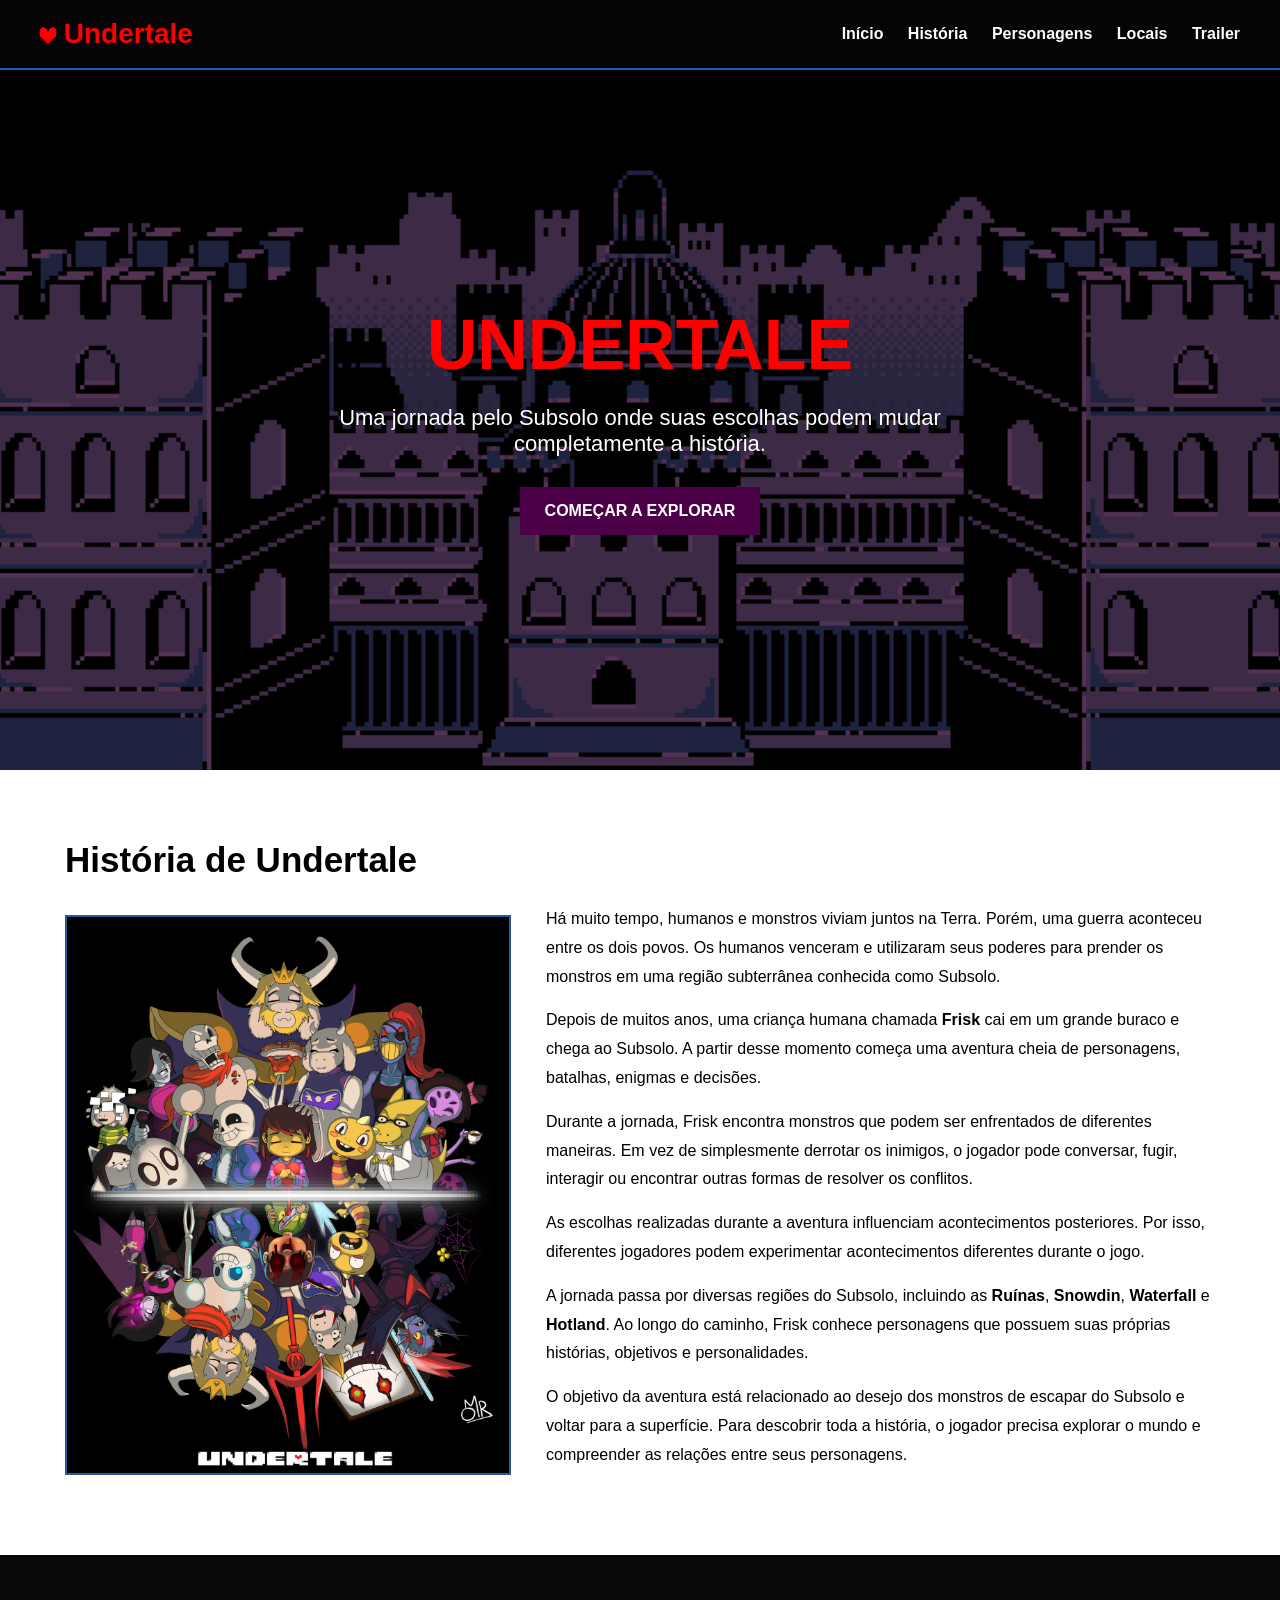
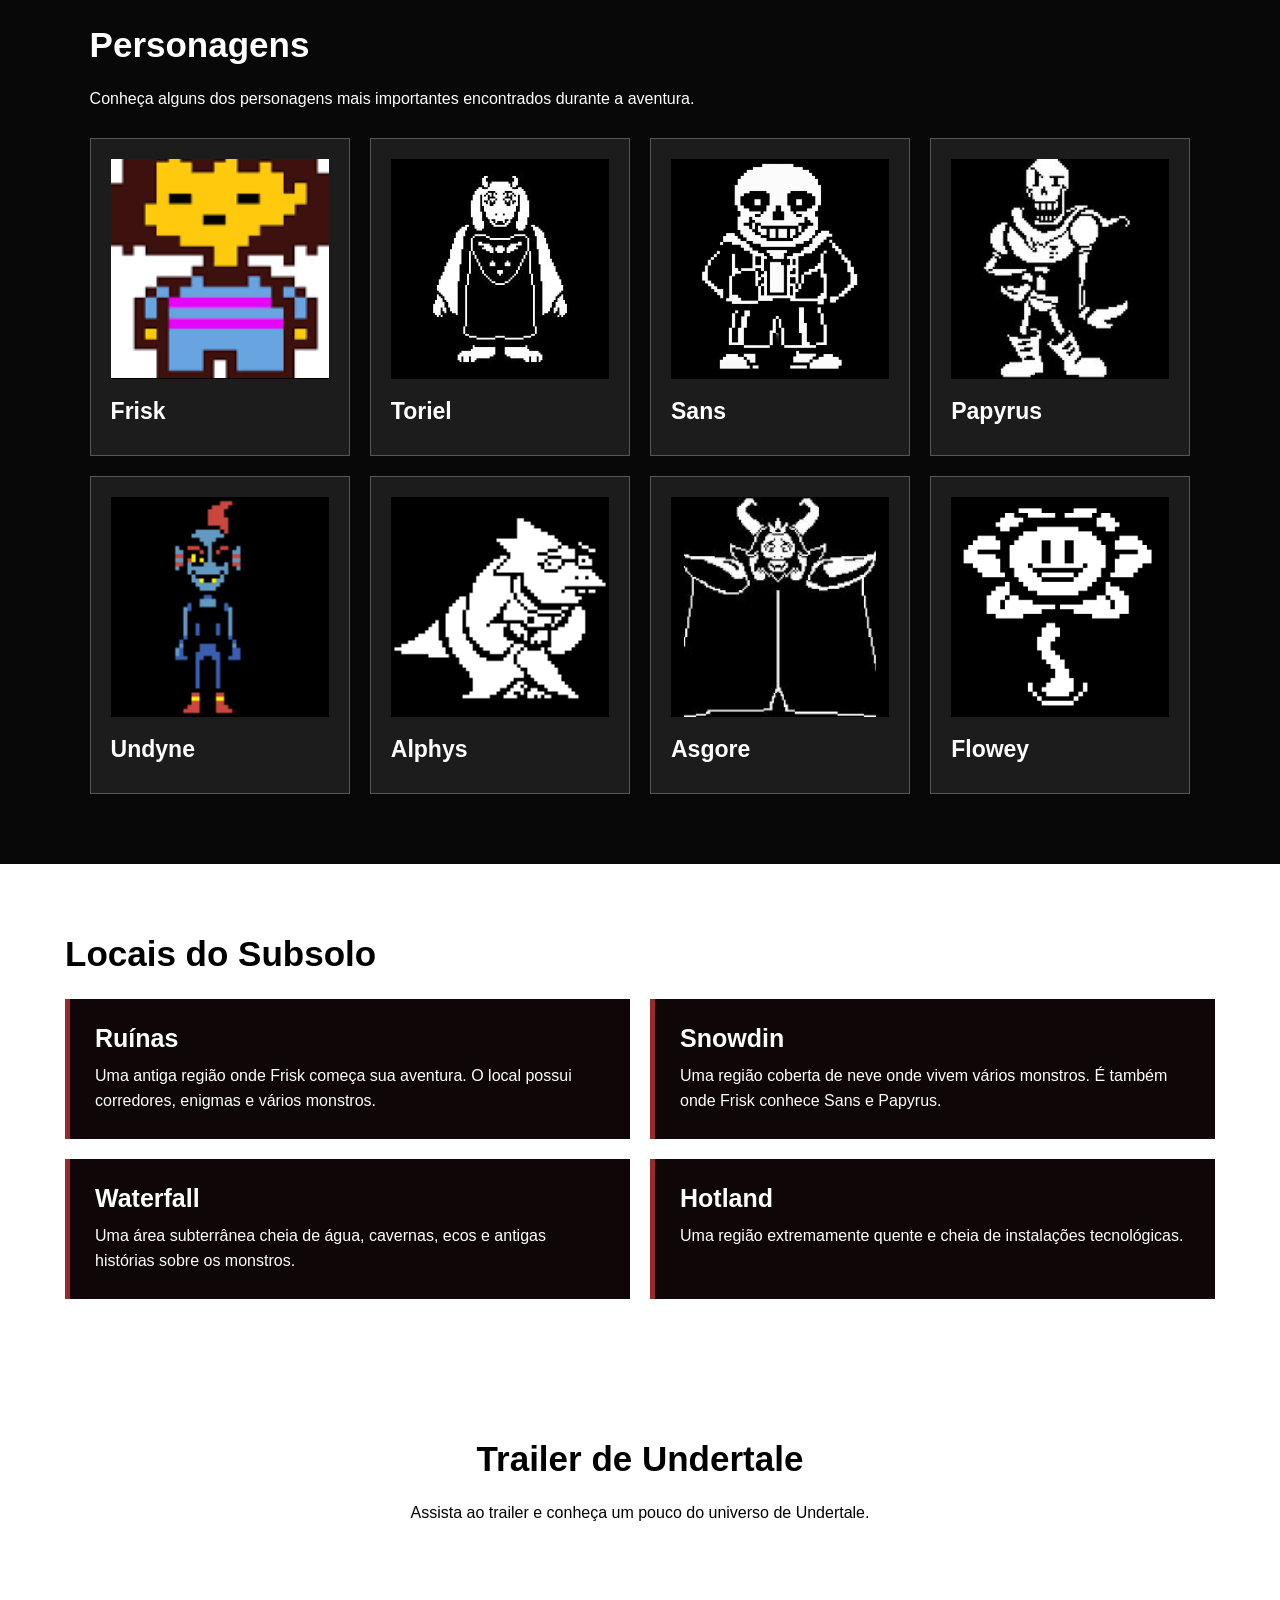
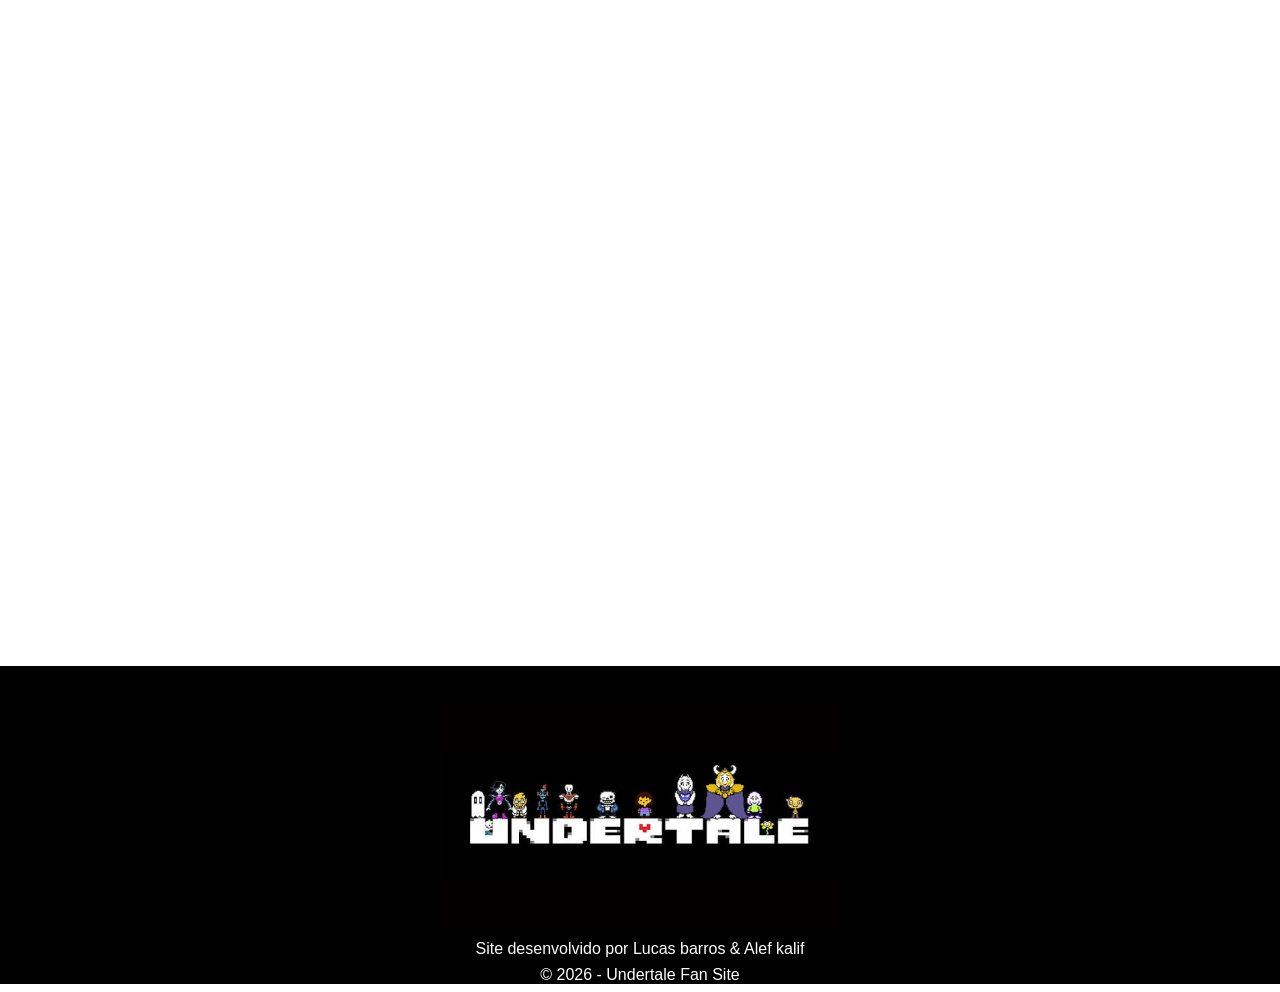
<file: src/index.html>
<!DOCTYPE html>
<html lang="pt-"en">
<head>
    <meta charset="UTF-8">
    <meta name="viewport" content="width=device-width, initial-scale=1.0">
    <title>Undertale Wiki</title>
    <link rel="stylesheet" href="/CSS/style.css">
</head>

<body>

<header>
    <div class="logo"> <img src="../imagens/Red_SOUL_sprite.png" alt="Logo do Undertale"> Undertale </div>

    <nav>
        <a href="#inicio">Início</a>
        <a href="/src/historia.html">História</a>
        <a href="/src/personagens.html">Personagens</a>
        <a href="#locais">Locais</a>
        <a href="#trailer">Trailer</a>
    </nav>
</header>


<section id="inicio" class="inicio">

    <div class="inicio-texto">
        <h1 id="nome">UNDERTALE</h1>

        <p>
            Uma jornada pelo Subsolo onde suas escolhas podem mudar
            completamente a história.
        </p>

        <a href="#historia" class="botao">COMEÇAR A EXPLORAR</a>
    </div>

</section>

<section id="historia" class="secao">

    <h2 id="preto">História de Undertale</h2>

    <div class="historia">

        <img src="/imagens/MUNDO DE UNDERTALE.png" alt="Mundo de Undertale">

        <div>
            <p>
                Há muito tempo, humanos e monstros viviam juntos na Terra.
                Porém, uma guerra aconteceu entre os dois povos.
                Os humanos venceram e utilizaram seus poderes para
                prender os monstros em uma região subterrânea conhecida
                como Subsolo.
            </p>

            <p>
                Depois de muitos anos, uma criança humana chamada
                <strong>Frisk</strong> cai em um grande buraco e chega
                ao Subsolo. A partir desse momento começa uma aventura
                cheia de personagens, batalhas, enigmas e decisões.
            </p>

            <p>
                Durante a jornada, Frisk encontra monstros que podem ser
                enfrentados de diferentes maneiras. Em vez de simplesmente
                derrotar os inimigos, o jogador pode conversar, fugir,
                interagir ou encontrar outras formas de resolver os
                conflitos.
            </p>

            <p>
                As escolhas realizadas durante a aventura influenciam
                acontecimentos posteriores. Por isso, diferentes jogadores
                podem experimentar acontecimentos diferentes durante o jogo.
            </p>

            <p>
                A jornada passa por diversas regiões do Subsolo, incluindo
                as <strong>Ruínas</strong>, <strong>Snowdin</strong>,
                <strong>Waterfall</strong> e <strong>Hotland</strong>.
                Ao longo do caminho, Frisk conhece personagens que possuem
                suas próprias histórias, objetivos e personalidades.
            </p>

            <p>
                O objetivo da aventura está relacionado ao desejo dos
                monstros de escapar do Subsolo e voltar para a superfície.
                Para descobrir toda a história, o jogador precisa explorar
                o mundo e compreender as relações entre seus personagens.
            </p>
        </div>

    </div>

</section>


<section id="personagens" class="secao personagens">

    <h2> Personagens</h2>

    <p class="descricao">
        Conheça alguns dos personagens mais importantes encontrados
        durante a aventura.
    </p>


    <div class="cards">

        <article class="card">
            <a href="./personagens.html"><img src="/imagens/frisk.png" alt="Frisk"></a>

            <h3>Frisk</h3>

        </article>


        <article class="card">
            <img src="/imagens/toriel.webp" alt="Toriel">

            <h3>Toriel</h3>
        </article>


        <article class="card">
            <img src="/imagens/ChatGPT Image 18 de set. de 2026, 15_57_02.png" alt="Sans">

            <h3>Sans</h3>
        </article>


        <article class="card">
            <img src="/imagens/papyrus.jpeg" alt="Papyrus">

            <h3>Papyrus</h3>
        </article>


        <article class="card">
            <img src="/imagens/undyne.png" alt="Undyne">

            <h3>Undyne</h3>
        </article>


        <article class="card">
            <img src="/imagens/Alphys.webp" alt="Alphys">

            <h3>Alphys</h3>
        </article>


        <article class="card">
            <img src="/imagens/argore.webp" alt="Asgore">

            <h3>Asgore</h3>
        </article>


        <article class="card">
            <img src="/imagens/Flowey.webp" alt="Flowey">

            <h3>Flowey</h3>
        </article>

    </div>

</section>



<section id="locais" class="secao">

    <h2 class="sublo"> Locais do Subsolo</h2>

    <div class="locais">

        <div class="local">
            <h3>Ruínas</h3>
            <p>
                Uma antiga região onde Frisk começa sua aventura.
                O local possui corredores, enigmas e vários monstros.
            </p>
        </div>

        <div class="local">
            <h3>Snowdin</h3>
            <p>
                Uma região coberta de neve onde vivem vários monstros.
                É também onde Frisk conhece Sans e Papyrus.
            </p>
        </div>

        <div class="local">
            <h3>Waterfall</h3>
            <p>
                Uma área subterrânea cheia de água, cavernas,
                ecos e antigas histórias sobre os monstros.
            </p>
        </div>

        <div class="local">
            <h3>Hotland</h3>
            <p>
                Uma região extremamente quente e cheia de
                instalações tecnológicas.
            </p>
        </div>

    </div>

</section>



<section id="trailer" class="secao trailer">

    <h2> Trailer de Undertale</h2>

    <p>
        Assista ao trailer e conheça um pouco do universo de Undertale.
    </p>

    <div class="video">

        <iframe
            src="https://www.youtube.com/embed/1Hojv0m3TqA?si=3iC4coMJnprphGas&amp;controls=0"
            title="Trailer de Undertale"
            allowfullscreen
            >
        </iframe>

    </div>

</section>


<footer>

    <h2>UNDERTALE</h2>
    <img id="imagen-fundo" src="/imagens/logo bonitinha.jpeg" href="logo Undertale com personagens apoiados nele"/>
    <p>
        Site desenvolvido por Lucas barros & Alef kalif
    </p>

    <p>
        © 2026 - Undertale Fan Site
    </p>

</footer>

</body>
</html>
</file>
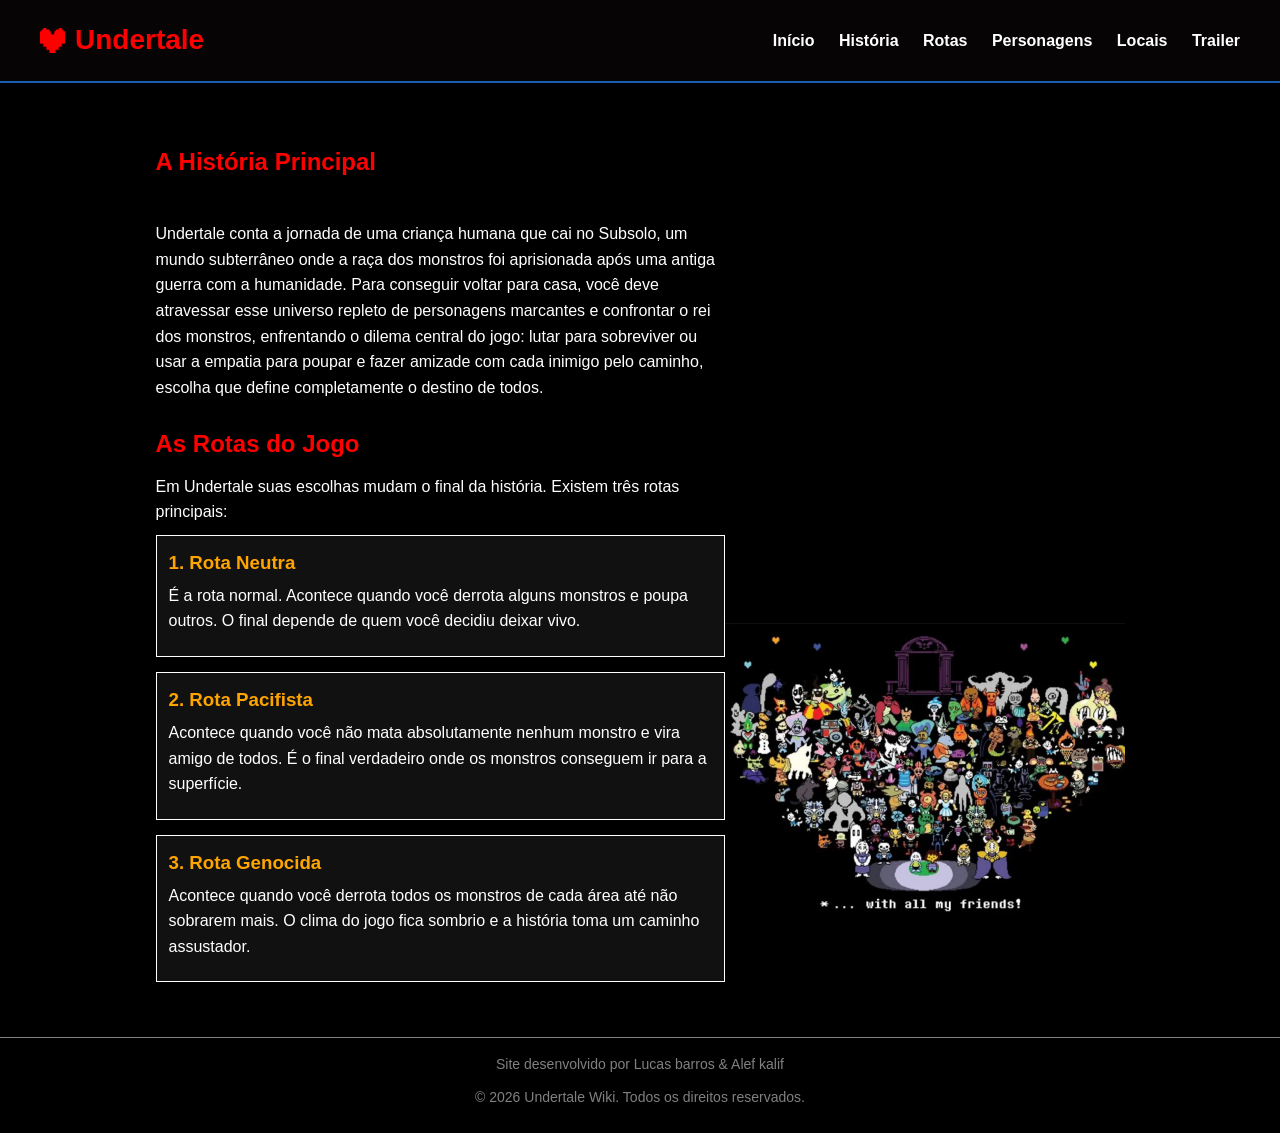
<file: historia.html>
<!DOCTYPE html>
<html lang="pt-BR">
<head>
    <meta charset="UTF-8">
    <title>História de Undertale</title>
    <link rel="stylesheet" href="/CSS/historia.css">
</head>
<body>

<header>
    <div class="logo"> <img src="../imagens/Red_SOUL_sprite.png" alt="Logo do Undertale"> Undertale </div>

    <nav>
        <a href="#inicio">Início</a>
        <a href="#historia">História</a>
        <a href="#rotas">Rotas</a>
        <a href="#personagens">Personagens</a>
        <a href="#locais">Locais</a>
        <a href="#trailer">Trailer</a>
    </nav>
</header>
<main id="inicio">
    <div>
    <section>
        <h1 id="historia">A História Principal</h1>
        <p id="p-texto">Undertale conta a jornada de uma criança humana que cai no Subsolo, um mundo subterrâneo onde a raça dos monstros foi aprisionada após uma antiga guerra com a humanidade. Para conseguir voltar para casa, você deve atravessar esse universo repleto de personagens marcantes e confrontar o rei dos monstros, enfrentando o dilema central do jogo: lutar para sobreviver ou usar a empatia para poupar e fazer amizade com cada inimigo pelo caminho, escolha que define completamente o destino de todos.</p>
    </section>
    <section id="rotas">
        <div>
        <h2>As Rotas do Jogo</h2>
        <p>Em Undertale suas escolhas mudam o final da história. Existem três rotas principais:</p>

        <div class="rota">
            <h3>1. Rota Neutra</h3>
            <p>É a rota normal. Acontece quando você derrota alguns monstros e poupa outros. O final depende de quem você decidiu deixar vivo.</p>
        </div>

        <div class="rota">
            <h3>2. Rota Pacifista</h3>
            <p>Acontece quando você não mata absolutamente nenhum monstro e vira amigo de todos. É o final verdadeiro onde os monstros conseguem ir para a superfície.</p>
        </div>

        <div class="rota">
            <h3>3. Rota Genocida</h3>
            <p>Acontece quando você derrota todos os monstros de cada área até não sobrarem mais. O clima do jogo fica sombrio e a história toma um caminho assustador.</p>
        </div>
        </div>
    </section>
    </div>
<div id="fundo">
    <img src="/imagens/todo mundo.webp" alt="muitos personagens de Undertale formando um coração"/>
</div>
</main>

<footer>
    <p> Site desenvolvido por Lucas barros & Alef kalif</p>
    <p> &copy; 2026 Undertale Wiki. Todos os direitos reservados.</p>
</footer>

</body>
</html>
</file>
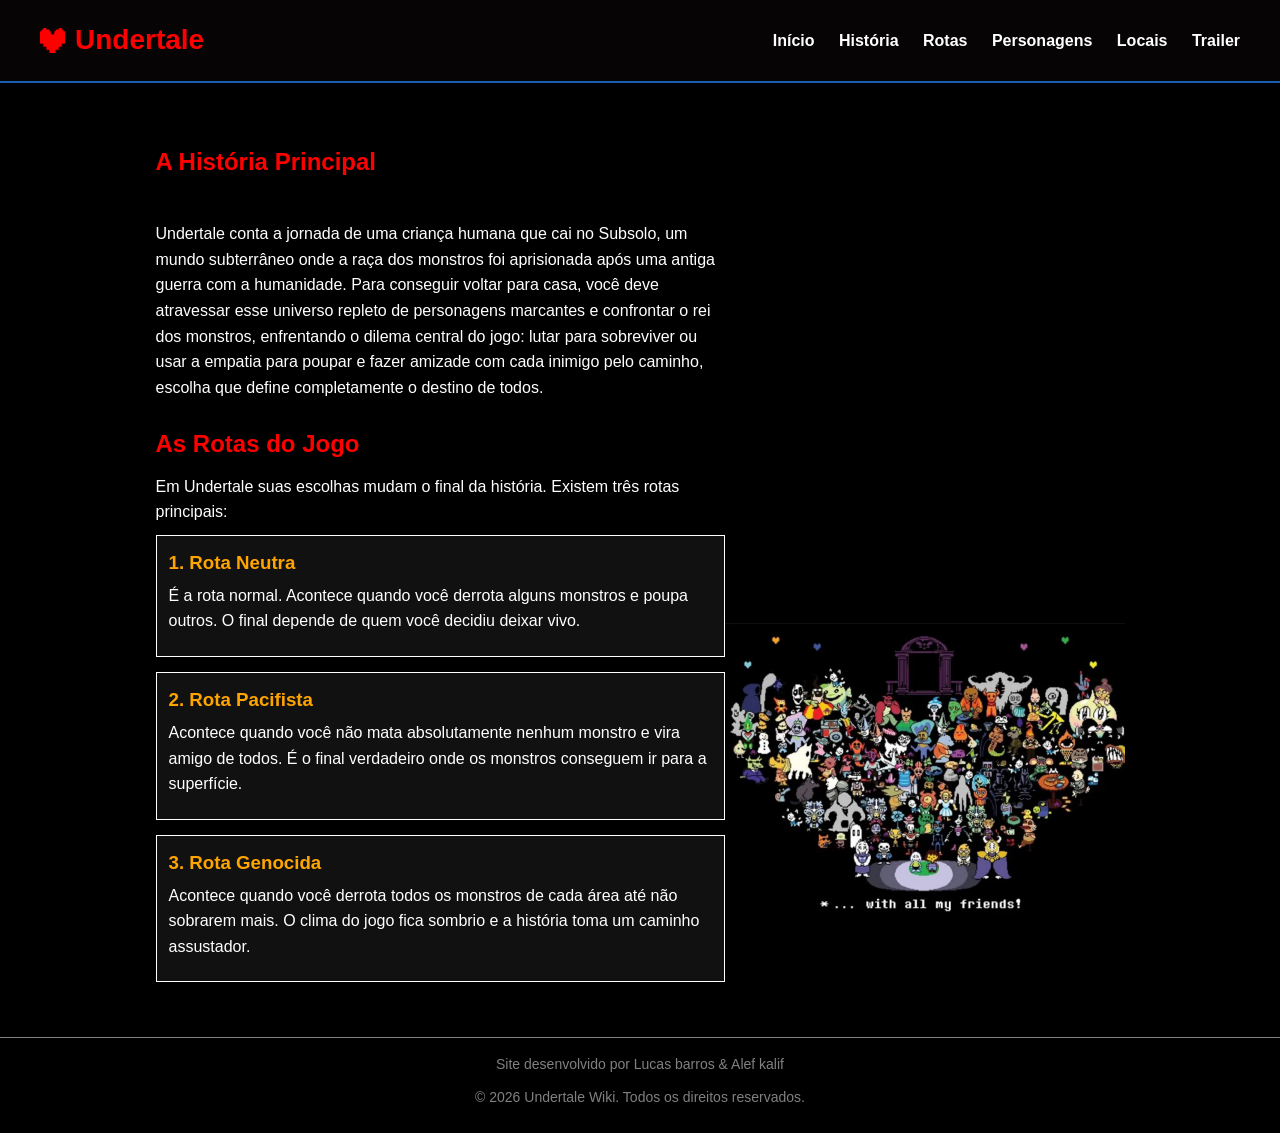
<file: src/historia.html>
<!DOCTYPE html>
<html lang="pt-BR">
<head>
    <meta charset="UTF-8">
    <title>História de Undertale</title>
    <link rel="stylesheet" href="/CSS/historia.css">
</head>
<body>

<header>
    <div class="logo"> <img src="../imagens/Red_SOUL_sprite.png" alt="Logo do Undertale"> Undertale </div>

    <nav>
        <a href="/src/index.html">Início</a>
        <a href="#historia">História</a>
        <a href="#rotas">Rotas</a>
        <a href="/src/personagens.html">Personagens</a>
        <a href="#locais">Locais</a>
        <a href="#trailer">Trailer</a>
    </nav>
</header>
<main id="inicio">
    <div>
    <section>
        <h1 id="historia">A História Principal</h1>
        <p id="p-texto">Undertale conta a jornada de uma criança humana que cai no Subsolo, um mundo subterrâneo onde a raça dos monstros foi aprisionada após uma antiga guerra com a humanidade. Para conseguir voltar para casa, você deve atravessar esse universo repleto de personagens marcantes e confrontar o rei dos monstros, enfrentando o dilema central do jogo: lutar para sobreviver ou usar a empatia para poupar e fazer amizade com cada inimigo pelo caminho, escolha que define completamente o destino de todos.</p>
    </section>
    <section id="rotas">
        <div>
        <h2>As Rotas do Jogo</h2>
        <p>Em Undertale suas escolhas mudam o final da história. Existem três rotas principais:</p>

        <div class="rota">
            <h3>1. Rota Neutra</h3>
            <p>É a rota normal. Acontece quando você derrota alguns monstros e poupa outros. O final depende de quem você decidiu deixar vivo.</p>
        </div>

        <div class="rota">
            <h3>2. Rota Pacifista</h3>
            <p>Acontece quando você não mata absolutamente nenhum monstro e vira amigo de todos. É o final verdadeiro onde os monstros conseguem ir para a superfície.</p>
        </div>

        <div class="rota">
            <h3>3. Rota Genocida</h3>
            <p>Acontece quando você derrota todos os monstros de cada área até não sobrarem mais. O clima do jogo fica sombrio e a história toma um caminho assustador.</p>
        </div>
        </div>
    </section>
    </div>
<div id="fundo">
    <img src="/imagens/todo mundo.webp" alt="muitos personagens de Undertale formando um coração"/>
</div>
</main>

<footer>
    <p> Site desenvolvido por Lucas barros & Alef kalif</p>
    <p> &copy; 2026 Undertale Wiki. Todos os direitos reservados.</p>
</footer>

</body>
</html>
</file>
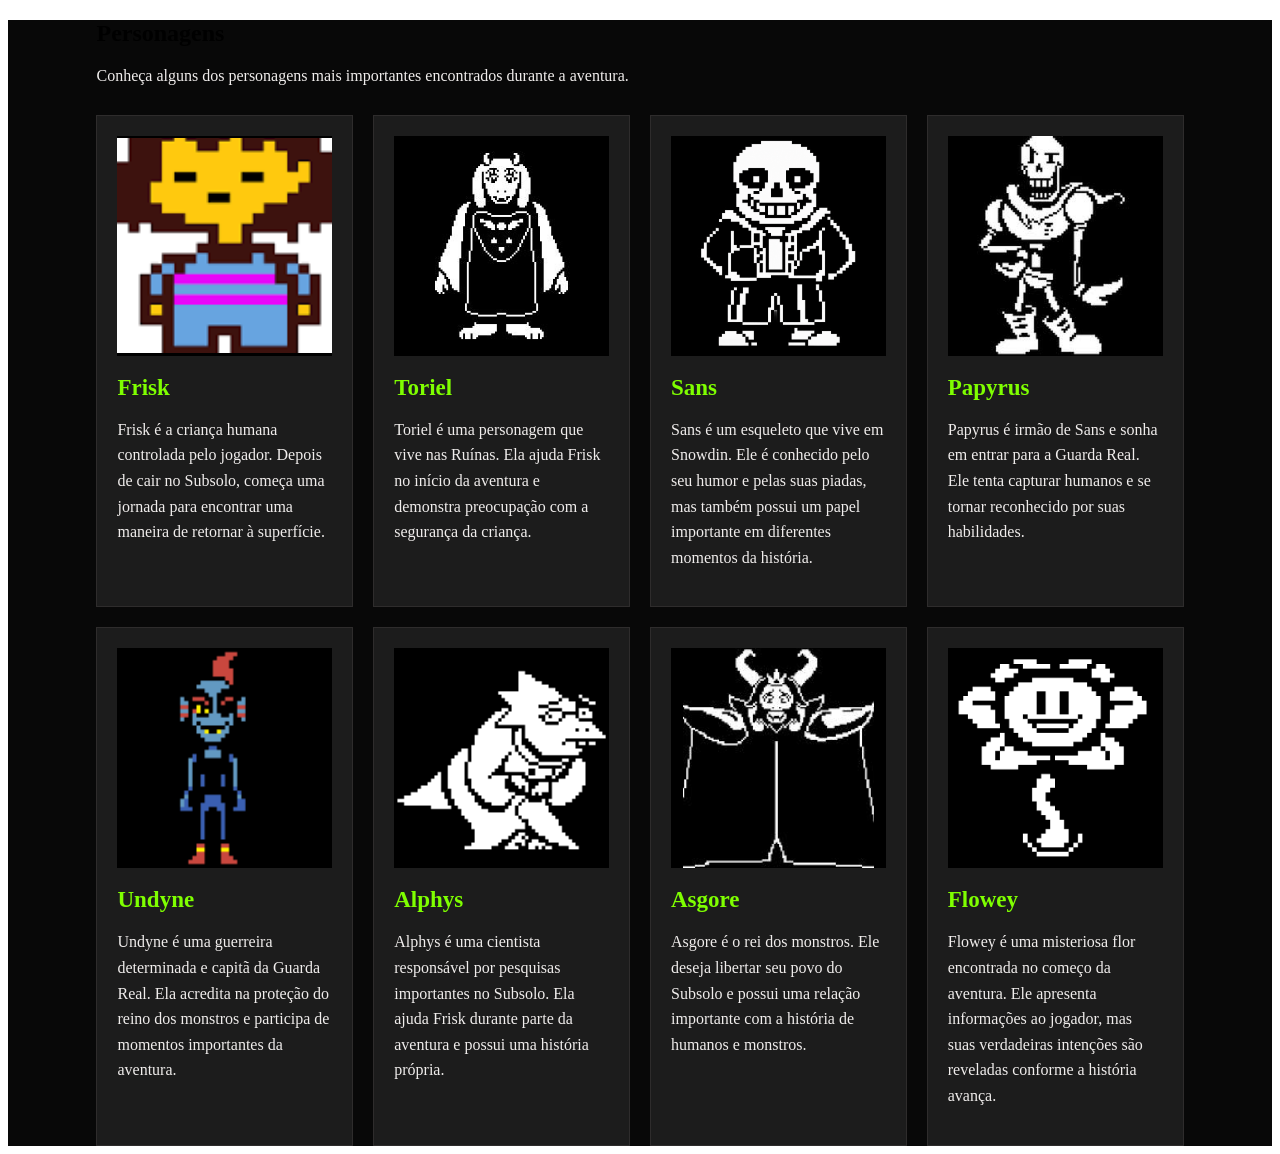
<file: src/personagens.html>
<!DOCTYPE html>
<html lang="pt-br">
<head>
    <meta charset="UTF-8">
    <meta name="viewport" content="width=device-width, initial-scale=1.0">
    <title>Undertale Wiki</title>
    <link rel="stylesheet" href="/CSS/personagens.css">
</head>
<body>
    
    <section id="personagens" class="secao personagens">

    <h2> Personagens</h2>

    <p class="descricao">
        Conheça alguns dos personagens mais importantes encontrados
        durante a aventura.
    </p>


    <div class="cards">

        <article class="card">
            <img src="/imagens/frisk.png" alt="Frisk">

            <h3>Frisk</h3>

            <p>
                Frisk é a criança humana controlada pelo jogador.
                Depois de cair no Subsolo, começa uma jornada para
                encontrar uma maneira de retornar à superfície.
            </p>
        </article>


        <article class="card">
            <img src="/imagens/toriel.webp" alt="Toriel">

            <h3>Toriel</h3>

            <p>
                Toriel é uma personagem que vive nas Ruínas.
                Ela ajuda Frisk no início da aventura e demonstra
                preocupação com a segurança da criança.
            </p>
        </article>


        <article class="card">
            <img src="/imagens/ChatGPT Image 18 de set. de 2026, 15_57_02.png" alt="Sans">

            <h3>Sans</h3>

            <p>
                Sans é um esqueleto que vive em Snowdin.
                Ele é conhecido pelo seu humor e pelas suas piadas,
                mas também possui um papel importante em diferentes
                momentos da história.
            </p>
        </article>


        <article class="card">
            <img src="/imagens/papyrus.jpeg" alt="Papyrus">

            <h3>Papyrus</h3>

            <p>
                Papyrus é irmão de Sans e sonha em entrar para a
                Guarda Real. Ele tenta capturar humanos e se tornar
                reconhecido por suas habilidades.
            </p>
        </article>


        <article class="card">
            <img src="/imagens/undyne.png" alt="Undyne">

            <h3>Undyne</h3>

            <p>
                Undyne é uma guerreira determinada e capitã da Guarda
                Real. Ela acredita na proteção do reino dos monstros
                e participa de momentos importantes da aventura.
            </p>
        </article>


        <article class="card">
            <img src="/imagens/Alphys.webp" alt="Alphys">

            <h3>Alphys</h3>

            <p>
                Alphys é uma cientista responsável por pesquisas
                importantes no Subsolo. Ela ajuda Frisk durante parte
                da aventura e possui uma história própria.
            </p>
        </article>


        <article class="card">
            <img src="/imagens/argore.webp" alt="Asgore">

            <h3>Asgore</h3>

            <p>
                Asgore é o rei dos monstros. Ele deseja libertar seu
                povo do Subsolo e possui uma relação importante com
                a história de humanos e monstros.
            </p>
        </article>


        <article class="card">
            <img src="/imagens/Flowey.webp" alt="Flowey">

            <h3>Flowey</h3>

            <p>
                Flowey é uma misteriosa flor encontrada no começo
                da aventura. Ele apresenta informações ao jogador,
                mas suas verdadeiras intenções são reveladas conforme
                a história avança.
            </p>
        </article>

    </div>

</section>

 
</body>
</html>
</file>
<file: CSS/style.css>
* {
    margin: 0;
    padding: 0;
    box-sizing: border-box;
}

html {
    scroll-behavior: smooth;
}

body {
    font-family: Arial, sans-serif;
}

header {
    position: sticky;
    top: 0;
    z-index: 10;

    background: #060404;
    border-bottom: 2px solid rgb(26, 94, 177);

    padding: 18px 40px;

    display: flex;
    justify-content: space-between;
    align-items: center;
}

.logo {
    font-size: 28px;
    font-weight: bold;
    color: #ff0000;
}

nav a {
    color: rgb(254, 255, 255);
    text-decoration: none;
    margin-left: 20px;
    font-weight: bold;
}

nav a:hover {
    color: #ff0000;
}

.inicio {
    height: 700px;

    display: flex;
    align-items: center;
    justify-content: center;

    text-align: center;

    background:
        linear-gradient(rgba(0, 0, 0, 0.533), rgba(0, 0, 0, 0.533)),
        url("/imagens/plano\ de\ fundo.png") center/cover;
}
.inicio-texto{
    color: white;
}
#nome{
    color: red;
}
.inicio h1 {
    font-size: 70px;
    margin-bottom: 20px;
}

.inicio p {
    font-size: 22px;
    max-width: 650px;
    margin-bottom: 30px;
}

.botao {
    display: inline-block;

    background: #4b0047;
    color: rgb(252, 252, 252);

    padding: 15px 25px;

    text-decoration: none;
    font-weight: bold;

}

.botao:hover {
    background: #9b0093;
    color: white;    transition:  0.3s ease;
}

.secao {
    max-width: 1200px;
    margin: auto;
    padding: 70px 25px;
}

.secao h2 {
    font-size: 35px;
    margin-bottom: 25px;
}

.historia {
    display: grid;
    grid-template-columns: 1fr 1.5fr;
    gap: 35px;
    align-items: center;
    color: #000;
}
#preto{
    color: #000;
}

.historia img {
    width: 100%;
    border: 2px solid rgb(38, 92, 158);
}

.historia p {
    line-height: 1.8;
    margin-bottom: 15px;
}
.personagens { 
    background: #080808;
    max-width: none;
    padding-left: 7%;
    padding-right: 7%;
    color: white;
}

.descricao {
    margin-bottom: 30px;
    color: white;
}

.cards {
    display: grid;
    grid-template-columns: repeat(4, 1fr);
    gap: 20px;
}

.card {
    background: #1c1c1c;
    border: 1px solid #555;
    padding: 20px;

    transition: 0.3s;
}

.card:hover {
    transform: translateY(-7px);
    border-color: rgb(151, 31, 31);
}

.card img {
    width: 100%;
    height: 220px;

    object-fit: contain;

    background: #000;
}

.card h3 {
    font-size: 23px;
    margin: 15px 0 10px;
}

.card p {
    line-height: 1.6;
}

.locais {
    display: grid;
    grid-template-columns: repeat(2, 1fr);
    gap: 20px;
    color: white;
}
.sublo{
    color: rgb(0, 0, 0);
}
.local {
    background: #0f0707;
    border-left: 5px solid rgb(150, 41, 41);
    padding: 25px;
}

.local h3 {
    font-size: 25px;
    margin-bottom: 10px;
}

.local p {
    line-height: 1.6;
}

.trailer {
    text-align: center;
}

.trailer p {
    margin-bottom: 25px;
}

.video {
    position: relative;

    width: 100%;
    max-width: 900px;

    margin: auto;

    padding-bottom: 56.25%;
}

.video iframe {
    position: absolute;

    width: 100%;
    height: 100%;

    left: 0;
    top: 0;

    border: 2px solid white;
}
#imagen-fundo{
    height: auto;
    width: 400px;
}
footer {
    text-align: center;

    background: #000;
    border-top: 2px solid white;
}

footer h2 {
    margin-bottom: 10px;
}

footer p {
    margin: 8px;
    color: #ffffff;
}
</file>
<file: CSS/historia.css>
* {
    margin: 0;
    padding: 0;
    box-sizing: border-box;
}

html {
    scroll-behavior: smooth;
}

body {
    font-family: Arial, sans-serif;
    background-color: black;
    color: white;
    line-height: 1.6;
}
#historia{
    padding-top: 20px;
    color: #ff0000;
}
#p-texto{
    padding-top: 40px;
}
header {
    position: sticky;
    top: 0;
    z-index: 10;

    background: #060404;
    border-bottom: 2px solid rgb(26, 94, 177);

    padding: 18px 40px;

    display: flex;
    justify-content: space-between;
    align-items: center;
}
#fundo{
    position: flex;
    height: 90px;
}
.logo {
    font-size: 28px;
    font-weight: bold;
    color: #ff0000;
    display: flex;
    align-items: center;
    gap: 10px;
}

.logo img {
    height: 25px;
    width: auto;
}

nav a {
    color: rgb(254, 255, 255);
    text-decoration: none;
    margin-left: 20px;
    font-weight: bold;
    transition: color 0.8s ease;
}

nav a:hover {
    color: #ff0000;
}

main {
    max-width: 999px;
    margin: 40px auto;
    padding: 0 15px;
}
#inicio{
   display: flex;
align-items: left ;
}
#fundo img{
    width:400px;
    align-items: right;
    display: flex;
    padding-top: 500px;

    
}

h2 {
    color: red;
    margin-top: 25px;
    margin-bottom: 10px;
}

h3 {
    color: orange;
    margin-bottom: 5px;
}

p {
    margin-bottom: 10px;
}

.rota {
    border: 1px solid white;
    padding: 12px;
    margin-bottom: 15px;
    background-color: #111;

}

footer {
    text-align: center;
    margin-top: 40px;
    border-top: 1px solid gray;
    padding: 15px 0;
    font-size: 14px;
    color: gray;
}
</file>
<file: CSS/personagens.css>
.personagens {
    background: #080808;
    max-width: none;
    padding-left: 7%;
    padding-right: 7%;
}
.descricao {
    margin-bottom: 30px;
}

.cards {
    display: grid;
    grid-template-columns: repeat(4, 1fr);
    gap: 20px;
}

.card {
    background: #1c1c1c;
    border: 1px solid #2e2c2c;
    padding: 20px;

    transition: 0.3s;
}

.card:hover {
    transform: translateY(-7px);
    border-color: rgb(151, 31, 31);
}

.card img {
    width: 100%;
    height: 220px;

    object-fit: contain;

    background: #000;
}

.card h3 {
    font-size: 23px;
    margin: 15px 0 10px;
}

.card p {
    line-height: 1.6;
}

p{
    color:rgb(240, 237, 236)
}

header {
    position: sticky;
    top: 0;
    z-index: 10;

    background: #060404;
    border-bottom: 2px solid rgb(26, 94, 177);

    padding: 18px 40px;

    display: flex;
    justify-content: space-between;
    align-items: center;
}
nav a {
    color: rgb(254, 255, 255);
    text-decoration: none;
    margin-left: 20px;
    font-weight: bold;
}

nav a:hover {
    color: #ff0000;
}

h3 {
    color:chartreuse
}
</file>
